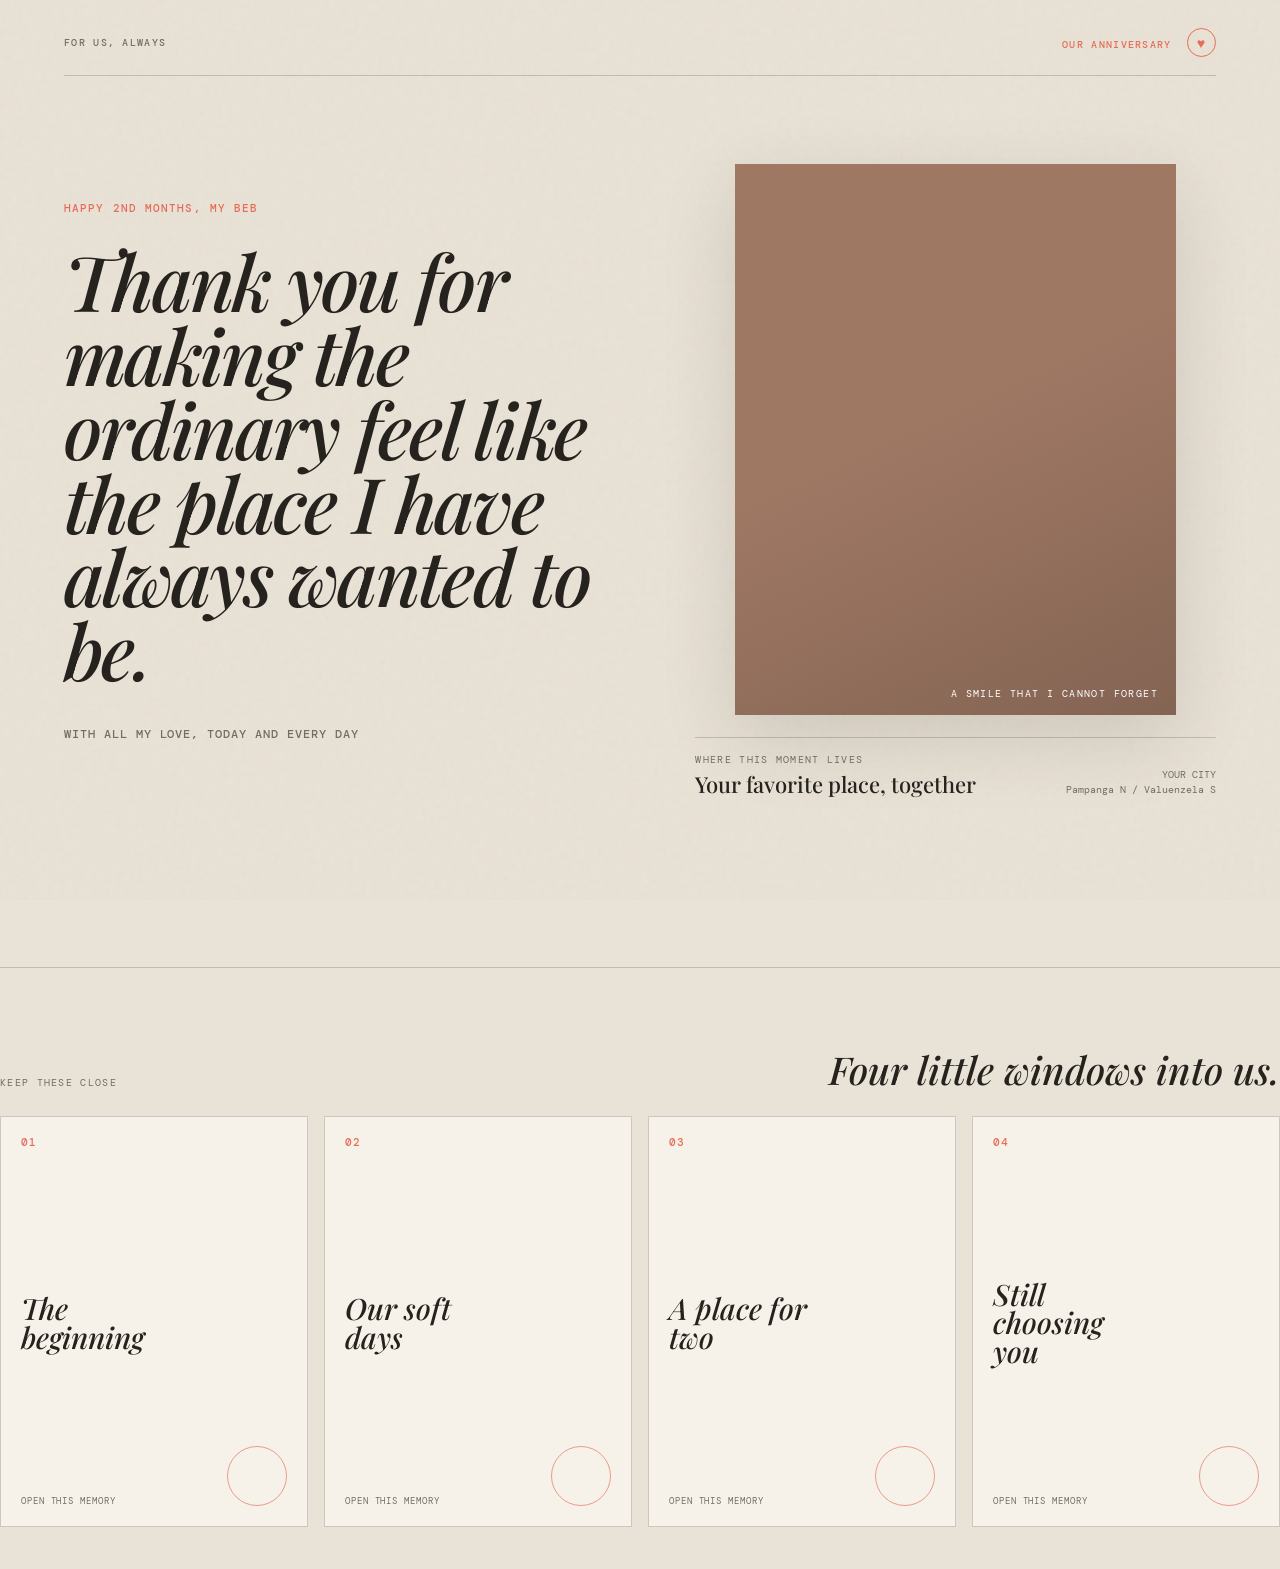
<file: index.html>
<!doctype html>
<html lang="en">
<head>
	<meta charset="utf-8">
	<meta name="viewport" content="width=device-width, initial-scale=1">
	<meta http-equiv="refresh" content="0; url=frontend/index.html">
	<title>For us, always</title>
</head>
<body>
	<p><a href="frontend/index.html">Open the anniversary page</a></p>
</body>
</html>
`
</file>
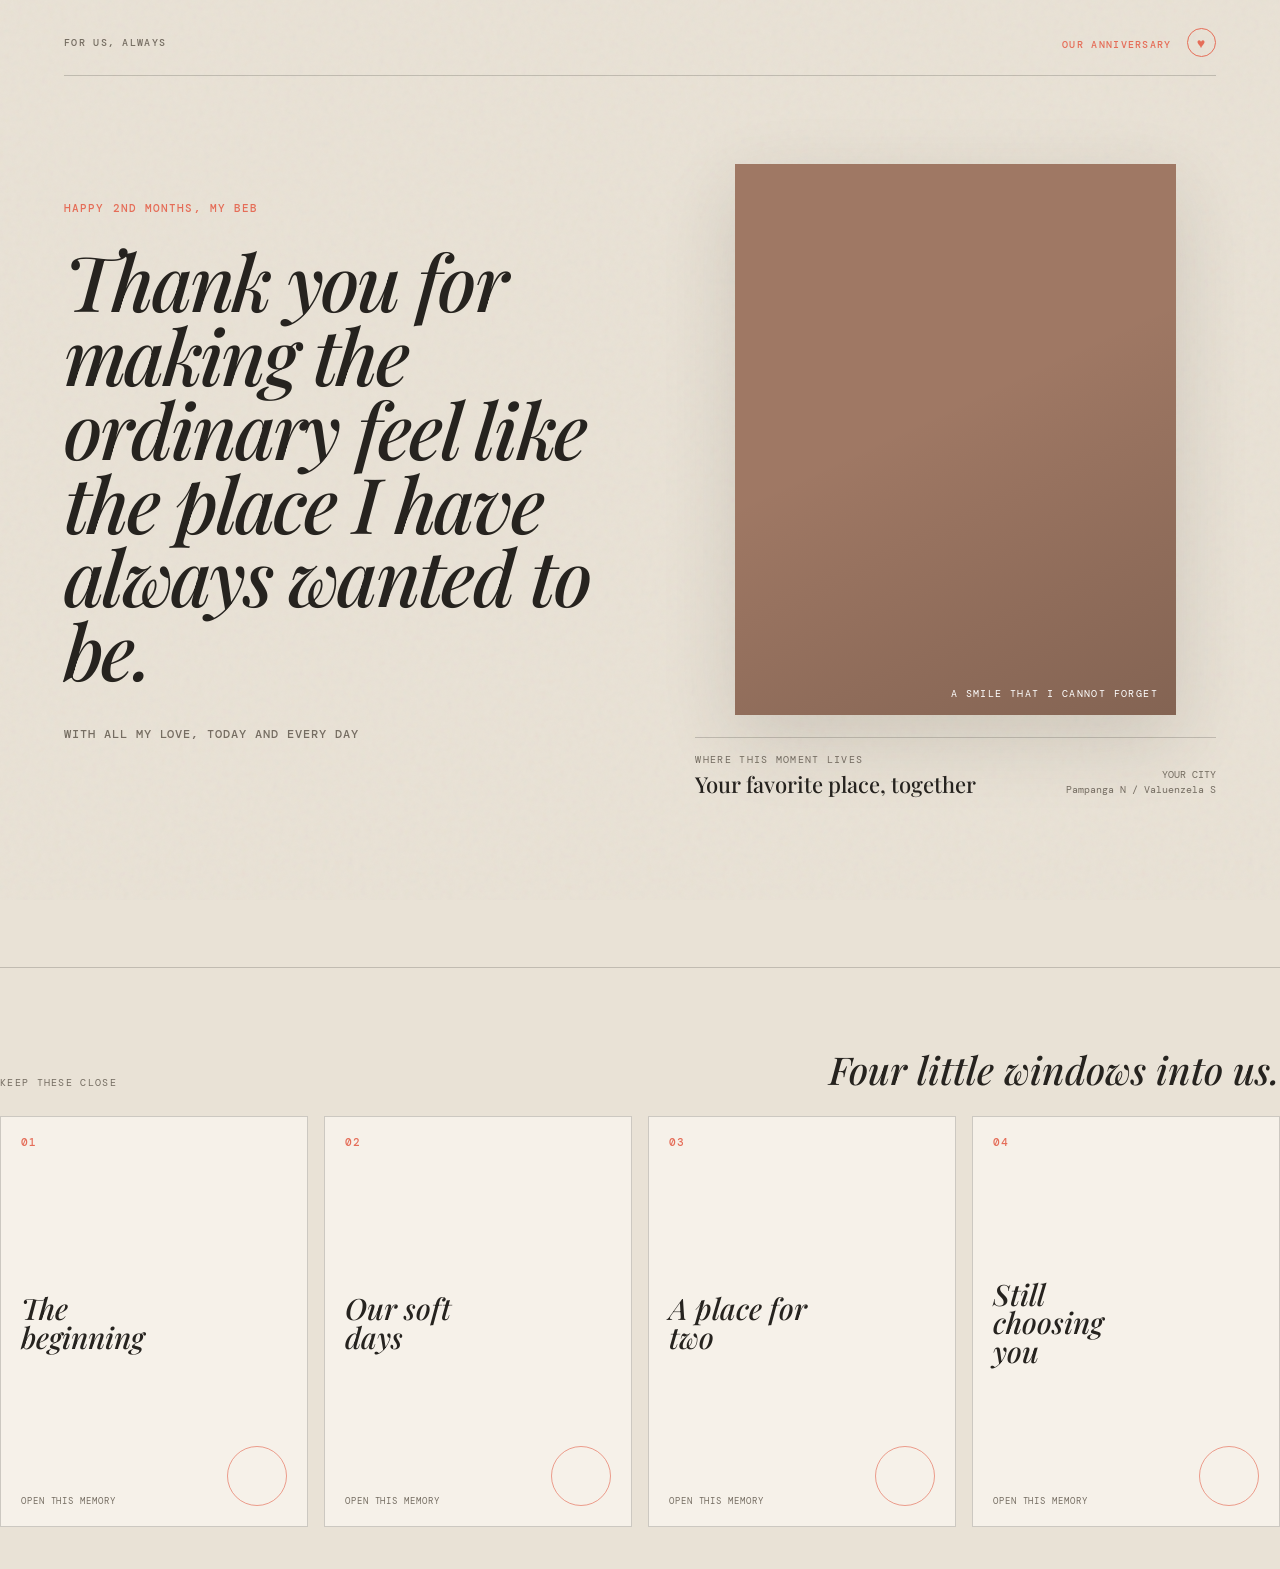
<file: frontend/index.html>
<!doctype html>
<html lang="en">
<head>
	<meta charset="utf-8">
	<meta name="viewport" content="width=device-width, initial-scale=1">
	<meta name="theme-color" content="#e9e2d6">
	<title>For us, always</title>
	<link rel="preconnect" href="https://fonts.googleapis.com">
	<link rel="preconnect" href="https://fonts.gstatic.com" crossorigin>
	<link href="https://fonts.googleapis.com/css2?family=DM+Mono:wght@400;500&family=Manrope:wght@400;500;600;700&family=Playfair+Display:ital,wght@0,500;1,500;1,600&display=swap" rel="stylesheet">
	<link rel="stylesheet" href="styles.css">
</head>
<body>
	<main>
		<div class="topline" aria-label="Anniversary note metadata">
			<span>For us, always</span>
			<span>Our anniversary <span class="heart" aria-hidden="true">&hearts;</span></span>
		</div>

		<section class="story" aria-label="Anniversary message">
			<div class="message">
				<span class="date">Happy 2nd months, my beb</span>
				<p>Thank you for making the ordinary feel like the place I have always wanted to be.</p>
				<span class="signature">With all my love, today and every day</span>
			</div>

			<div class="visual-column">
				<figure class="photo-frame">
					<video autoplay muted loop playsinline poster="../img/HerSmile.MP4" aria-label="A portrait video of her">
						<source src="../img/HerSmile.MP4" type="video/mp4">
						<img src="../img/anniversary-photo.jpg" alt="Two people holding hands beside a sunlit window">
					</video>
					<figcaption class="photo-label">A smile that I cannot forget</figcaption>
				</figure>

				<div class="location">
					<div>
						<span class="eyebrow">Where this moment lives</span>
						<p class="place">Your favorite place, together</p>
					</div>
					<div class="coordinates">YOUR CITY<br>Pampanga N / Valuenzela S</div>
				</div>
			</div>
		</section>
	</main>

	<footer class="memories-footer" aria-label="Our memories">
		<div class="footer-intro">
			<span class="eyebrow">Keep these close</span>
			<p>Four little windows into us.</p>
		</div>

		<div class="memory-grid">
			<button class="memory-card" type="button" aria-pressed="false">
				<span class="card-inner">
					<span class="card-face card-cover">
						<span class="card-number">01</span>
						<span class="card-title">The beginning</span>
						<span class="card-hint">Open this memory</span>
					</span>
					<span class="card-face card-photo">
						<img src="../img/memory-01.jpg" alt="A couple enjoying a quiet outdoor moment">
						<span class="card-caption">Where it all started</span>
					</span>
				</span>
			</button>

			<button class="memory-card" type="button" aria-pressed="false">
				<span class="card-inner">
					<span class="card-face card-cover">
						<span class="card-number">02</span>
						<span class="card-title">Our soft days</span>
						<span class="card-hint">Open this memory</span>
					</span>
					<span class="card-face card-photo">
						<img src="../img/memory-02.jpg" alt="Two people sharing a warm, sunlit moment">
						<span class="card-caption">The days I keep replaying</span>
					</span>
				</span>
			</button>

			<button class="memory-card" type="button" aria-pressed="false">
				<span class="card-inner">
					<span class="card-face card-cover">
						<span class="card-number">03</span>
						<span class="card-title">A place for two</span>
						<span class="card-hint">Open this memory</span>
					</span>
					<span class="card-face card-photo">
						<img src="../img/memory-03.jpg" alt="A couple standing together in golden light">
						<span class="card-caption">Anywhere is enough with you</span>
					</span>
				</span>
			</button>

			<button class="memory-card" type="button" aria-pressed="false">
				<span class="card-inner">
					<span class="card-face card-cover">
						<span class="card-number">04</span>
						<span class="card-title">Still choosing you</span>
						<span class="card-hint">Open this memory</span>
					</span>
					<span class="card-face card-photo">
						<img src="../img/memory-04.jpg" alt="Two people holding hands by a window">
						<span class="card-caption">And I always will</span>
					</span>
				</span>
			</button>
		</div>
	</footer>
	<script src="app.js"></script>
</body>
</html>
</file>
<file: frontend/styles.css>
:root {
	--paper: #e9e2d6;
	--ink: #26231f;
	--soft-ink: #756d62;
	--line: rgba(38, 35, 31, .2);
	--coral: #e56d58;
	--cream: #f6f1e9;
	--shadow: 0 24px 70px rgba(51, 42, 32, .14);
}

* { box-sizing: border-box; }
html { scroll-behavior: smooth; }

body {
	margin: 0;
	min-width: 320px;
	background: var(--paper);
	color: var(--ink);
	font-family: "Manrope", sans-serif;
	-webkit-font-smoothing: antialiased;
}

body::before {
	position: fixed;
	inset: 0;
	z-index: -1;
	pointer-events: none;
	content: "";
	opacity: .3;
	background-image: url("data:image/svg+xml,%3Csvg viewBox='0 0 180 180' xmlns='http://www.w3.org/2000/svg'%3E%3Cfilter id='n'%3E%3CfeTurbulence type='fractalNoise' baseFrequency='.8' numOctaves='4' stitchTiles='stitch'/%3E%3C/filter%3E%3Crect width='100%25' height='100%25' filter='url(%23n)' opacity='.15'/%3E%3C/svg%3E");
	mix-blend-mode: multiply;
}

main { min-height: 100svh; padding: 28px clamp(22px, 5vw, 72px) 42px; }
.topline { display: flex; justify-content: space-between; align-items: center; padding-bottom: 18px; border-bottom: 1px solid var(--line); color: var(--soft-ink); font: 500 10px/1 "DM Mono", monospace; letter-spacing: .13em; text-transform: uppercase; }
.topline span:last-child { color: var(--coral); }
.story { display: grid; grid-template-columns: minmax(0, 1.02fr) minmax(360px, .98fr); gap: clamp(34px, 7vw, 112px); align-items: center; max-width: 1280px; min-height: calc(100svh - 116px); margin: 0 auto; padding: clamp(44px, 8vh, 96px) 0; }
.message { max-width: 640px; animation: reveal .8s ease-out both; }
.date { display: block; margin-bottom: 28px; color: var(--coral); font: 500 11px/1.4 "DM Mono", monospace; letter-spacing: .1em; text-transform: uppercase; }
.message p { margin: 0; font: italic 500 clamp(2.8rem, 6vw, 6.8rem)/.96 "Playfair Display", Georgia, serif; letter-spacing: -.035em; }
.signature { display: block; margin-top: 38px; color: var(--soft-ink); font: 500 12px/1.6 "DM Mono", monospace; letter-spacing: .08em; text-transform: uppercase; }
.visual-column { animation: reveal .8s .14s ease-out both; }
.photo-frame { position: relative; overflow: hidden; aspect-ratio: 4 / 5; max-height: 70svh; background: #9f7864; box-shadow: var(--shadow); }
.photo-frame::after { position: absolute; inset: 0; content: ""; background: linear-gradient(155deg, transparent 45%, rgba(22, 18, 14, .2)); pointer-events: none; }
.photo-frame img, .photo-frame video { width: 100%; height: 100%; object-fit: cover; display: block; filter: saturate(.82) sepia(.08); }
.photo-label { position: absolute; right: 18px; bottom: 16px; z-index: 1; color: white; font: 10px/1 "DM Mono", monospace; letter-spacing: .14em; text-transform: uppercase; }
.location { display: grid; grid-template-columns: 1fr auto; gap: 20px; align-items: end; margin-top: 22px; padding-top: 17px; border-top: 1px solid var(--line); }
.eyebrow { display: block; margin-bottom: 7px; color: var(--soft-ink); font: 10px/1 "DM Mono", monospace; letter-spacing: .13em; text-transform: uppercase; }
.place { margin: 0; font: 500 22px/1.15 "Playfair Display", Georgia, serif; }
.coordinates { color: var(--soft-ink); text-align: right; font: 10px/1.5 "DM Mono", monospace; }
.heart { display: inline-grid; place-items: center; width: 29px; height: 29px; margin-left: 8px; border: 1px solid var(--coral); border-radius: 50%; color: var(--coral); font-size: 14px; animation: pulse 2.6s ease-in-out infinite; }

.memories-footer { max-width: 1280px; margin: 56px auto 0; padding: 82px 0 42px; border-top: 1px solid var(--line); }
.footer-intro { display: flex; justify-content: space-between; align-items: end; gap: 24px; margin-bottom: 28px; }
.footer-intro .eyebrow { margin: 0; }
.footer-intro p { margin: 0; font: italic 500 clamp(1.6rem, 3vw, 2.5rem)/1 "Playfair Display", Georgia, serif; }
.memory-grid { display: grid; grid-template-columns: repeat(4, minmax(0, 1fr)); gap: 16px; }
.memory-card { display: block; width: 100%; padding: 0; border: 0; background: none; color: inherit; text-align: left; cursor: pointer; perspective: 1100px; }
.card-inner { position: relative; display: block; aspect-ratio: 3 / 4; transform-style: preserve-3d; transition: transform .75s cubic-bezier(.2, .7, .2, 1); }
.memory-card[aria-pressed="true"] .card-inner { transform: rotateY(180deg); }
.card-face { position: absolute; inset: 0; display: flex; flex-direction: column; justify-content: space-between; overflow: hidden; backface-visibility: hidden; }
.card-cover { padding: 20px; border: 1px solid var(--line); background: var(--cream); }
.card-cover::after { position: absolute; right: 20px; bottom: 20px; width: 58px; height: 58px; border: 1px solid var(--coral); border-radius: 50%; content: ""; opacity: .65; }
.card-number { color: var(--coral); font: 500 11px/1 "DM Mono", monospace; letter-spacing: .12em; }
.card-title { max-width: 160px; font: italic 500 clamp(1.45rem, 2.3vw, 2.2rem)/.98 "Playfair Display", Georgia, serif; }
.card-hint { color: var(--soft-ink); font: 9px/1 "DM Mono", monospace; letter-spacing: .1em; text-transform: uppercase; }
.card-photo { transform: rotateY(180deg); background: #9f7864; box-shadow: var(--shadow); }
.card-photo img { width: 100%; height: 100%; object-fit: cover; display: block; filter: saturate(.82) sepia(.08); }
.card-photo::after { position: absolute; inset: 0; content: ""; background: linear-gradient(155deg, transparent 45%, rgba(22, 18, 14, .28)); pointer-events: none; }
.card-caption { position: absolute; right: 14px; bottom: 14px; left: 14px; z-index: 1; color: white; font: 9px/1.35 "DM Mono", monospace; letter-spacing: .08em; text-transform: uppercase; }
.memory-card:focus-visible { outline: 2px solid var(--coral); outline-offset: 6px; }

@keyframes reveal { from { opacity: 0; transform: translateY(18px); } to { opacity: 1; transform: translateY(0); } }
@keyframes pulse { 0%, 100% { transform: scale(1); } 50% { transform: scale(1.08); } }

@media (max-width: 760px) {
	main { padding: 20px 18px 30px; }
	.topline { padding-bottom: 14px; font-size: 9px; }
	.story { display: block; min-height: auto; padding: 58px 0 0; }
	.message { margin-bottom: 48px; }
	.date { margin-bottom: 22px; }
	.message p { font-size: clamp(3rem, 14vw, 5.4rem); }
	.signature { margin-top: 26px; font-size: 10px; }
	.photo-frame { max-height: none; aspect-ratio: 4 / 5; }
	.location { gap: 12px; margin-top: 18px; }
	.place { font-size: 19px; }
	.coordinates { font-size: 9px; }
	.memories-footer { margin-top: 64px; padding: 58px 0 28px; }
	.footer-intro { display: block; margin-bottom: 22px; }
	.footer-intro p { margin-top: 13px; }
	.memory-grid { grid-template-columns: repeat(2, minmax(0, 1fr)); gap: 12px; }
	.card-cover { padding: 14px; }
	.card-cover::after { right: 14px; bottom: 14px; width: 42px; height: 42px; }
	.card-title { font-size: 1.45rem; }
}

@media (prefers-reduced-motion: reduce) {
	*, *::before, *::after { animation-duration: .01ms !important; animation-iteration-count: 1 !important; scroll-behavior: auto !important; }
}
</file>
